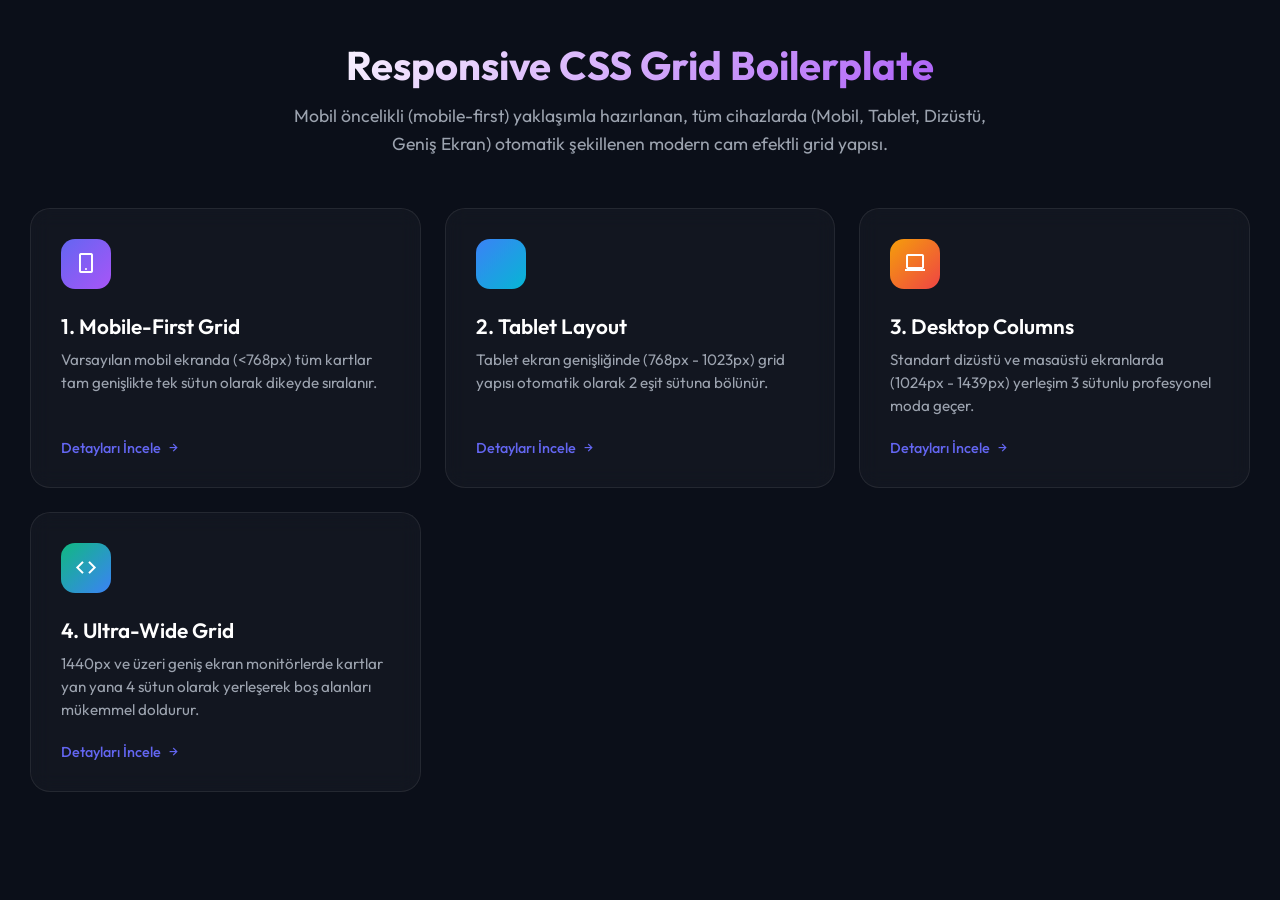
<file: grid-demo.html>
<!DOCTYPE html>
<html lang="tr">
<head>
    <meta charset="UTF-8">
    <meta name="viewport" content="width=device-width, initial-scale=1.0">
    <title>MücahitSaaS - Modern CSS Grid Demo</title>
    <!-- Google Fonts & Boxicons -->
    <link href="https://fonts.googleapis.com/css2?family=Outfit:wght@300;400;500;600;700&display=swap" rel="stylesheet">
    <link href="https://cdn.jsdelivr.net/npm/boxicons@2.1.4/css/boxicons.min.css" rel="stylesheet">
    
    <style>
        :root {
            --bg-color: #0b0f19;
            --text-color: #f3f4f6;
            --text-secondary: #9ca3af;
            --border-color: rgba(255, 255, 255, 0.08);
            --primary: #6366f1;
            --primary-glow: rgba(99, 102, 241, 0.3);
            --gradient-1: linear-gradient(135deg, #6366f1, #a855f7);
            --gradient-2: linear-gradient(135deg, #3b82f6, #06b6d4);
            --gradient-3: linear-gradient(135deg, #f59e0b, #ef4444);
            --gradient-4: linear-gradient(135deg, #10b981, #3b82f6);
        }

        * {
            box-sizing: border-box;
            margin: 0;
            padding: 0;
        }

        body {
            font-family: 'Outfit', sans-serif;
            background-color: var(--bg-color);
            color: var(--text-color);
            min-height: 100vh;
            padding: 40px 20px;
            display: flex;
            flex-direction: column;
            align-items: center;
        }

        header {
            text-align: center;
            margin-bottom: 50px;
            max-width: 700px;
        }

        header h1 {
            font-size: 2.5rem;
            font-weight: 700;
            background: linear-gradient(135deg, #fff, #a855f7);
            -webkit-background-clip: text;
            -webkit-text-fill-color: transparent;
            margin-bottom: 12px;
        }

        header p {
            color: var(--text-secondary);
            font-size: 1.1rem;
            line-height: 1.6;
        }

        /* Mobil Öncelikli Yapı: Varsayılan olarak (sıfırdan 767px'e kadar) 1 Sütun */
        .grid-container {
            display: grid;
            grid-template-columns: 1fr;
            gap: 24px;
            width: 100%;
            max-width: 1600px;
            padding: 0 10px;
        }

        /* Tablet Kırılma Noktası (Breakpoints): 768px ve üzeri için 2 Sütun */
        @media (min-width: 768px) {
            .grid-container {
                grid-template-columns: repeat(2, 1fr);
            }
        }

        /* Dizüstü/Masaüstü Kırılma Noktası: 1024px ve üzeri için 3 Sütun */
        @media (min-width: 1024px) {
            .grid-container {
                grid-template-columns: repeat(3, 1fr);
            }
        }

        /* Geniş Ekran Kırılma Noktası: 1440px ve üzeri için 4 Sütun */
        @media (min-width: 1440px) {
            .grid-container {
                grid-template-columns: repeat(4, 1fr);
            }
        }

        .card {
            background: rgba(255, 255, 255, 0.03);
            border: 1px solid var(--border-color);
            border-radius: 20px;
            padding: 30px;
            position: relative;
            overflow: hidden;
            transition: all 0.4s cubic-bezier(0.165, 0.84, 0.44, 1);
            backdrop-filter: blur(10px);
            display: flex;
            flex-direction: column;
            justify-content: space-between;
            min-height: 280px;
        }

        /* Kart Parlama Efektleri (Hover) */
        .card::before {
            content: '';
            position: absolute;
            top: 0;
            left: 0;
            width: 100%;
            height: 100%;
            background: linear-gradient(135deg, rgba(255,255,255,0.05), transparent);
            opacity: 0;
            transition: opacity 0.4s ease;
        }

        .card:hover {
            transform: translateY(-8px);
            border-color: var(--primary);
            box-shadow: 0 12px 30px var(--primary-glow);
        }

        .card:hover::before {
            opacity: 1;
        }

        /* Kart İkon Tasarımı */
        .card-icon {
            width: 50px;
            height: 50px;
            border-radius: 14px;
            display: flex;
            align-items: center;
            justify-content: center;
            font-size: 24px;
            color: #fff;
            margin-bottom: 24px;
        }

        /* Renk Alternatifleri */
        .card.color-1 .card-icon { background: var(--gradient-1); }
        .card.color-2 .card-icon { background: var(--gradient-2); }
        .card.color-3 .card-icon { background: var(--gradient-3); }
        .card.color-4 .card-icon { background: var(--gradient-4); }

        .card-body h3 {
            font-size: 1.3rem;
            font-weight: 600;
            color: #fff;
            margin-bottom: 10px;
        }

        .card-body p {
            color: var(--text-secondary);
            font-size: 0.95rem;
            line-height: 1.5;
            margin-bottom: 20px;
        }

        .card-footer {
            display: flex;
            align-items: center;
            color: var(--primary);
            font-weight: 500;
            font-size: 0.9rem;
            cursor: pointer;
            gap: 5px;
            transition: gap 0.2s ease;
        }

        .card:hover .card-footer {
            gap: 10px;
            color: #fff;
        }
    </style>
</head>
<body>

    <header>
        <h1>Responsive CSS Grid Boilerplate</h1>
        <p>Mobil öncelikli (mobile-first) yaklaşımla hazırlanan, tüm cihazlarda (Mobil, Tablet, Dizüstü, Geniş Ekran) otomatik şekillenen modern cam efektli grid yapısı.</p>
    </header>

    <!-- Grid Container -->
    <div class="grid-container">
        
        <!-- Card 1 -->
        <div class="card color-1">
            <div>
                <div class="card-icon">
                    <i class='bx bx-mobile-alt'></i>
                </div>
                <div class="card-body">
                    <h3>1. Mobile-First Grid</h3>
                    <p>Varsayılan mobil ekranda (&lt;768px) tüm kartlar tam genişlikte tek sütun olarak dikeyde sıralanır.</p>
                </div>
            </div>
            <div class="card-footer">
                Detayları İncele <i class='bx bx-right-arrow-alt'></i>
            </div>
        </div>

        <!-- Card 2 -->
        <div class="card color-2">
            <div>
                <div class="card-icon">
                    <i class='bx bx-tablet'></i>
                </div>
                <div class="card-body">
                    <h3>2. Tablet Layout</h3>
                    <p>Tablet ekran genişliğinde (768px - 1023px) grid yapısı otomatik olarak 2 eşit sütuna bölünür.</p>
                </div>
            </div>
            <div class="card-footer">
                Detayları İncele <i class='bx bx-right-arrow-alt'></i>
            </div>
        </div>

        <!-- Card 3 -->
        <div class="card color-3">
            <div>
                <div class="card-icon">
                    <i class='bx bx-laptop'></i>
                </div>
                <div class="card-body">
                    <h3>3. Desktop Columns</h3>
                    <p>Standart dizüstü ve masaüstü ekranlarda (1024px - 1439px) yerleşim 3 sütunlu profesyonel moda geçer.</p>
                </div>
            </div>
            <div class="card-footer">
                Detayları İncele <i class='bx bx-right-arrow-alt'></i>
            </div>
        </div>

        <!-- Card 4 -->
        <div class="card color-4">
            <div>
                <div class="card-icon">
                    <i class='bx bx-expand-horizontal'></i>
                </div>
                <div class="card-body">
                    <h3>4. Ultra-Wide Grid</h3>
                    <p>1440px ve üzeri geniş ekran monitörlerde kartlar yan yana 4 sütun olarak yerleşerek boş alanları mükemmel doldurur.</p>
                </div>
            </div>
            <div class="card-footer">
                Detayları İncele <i class='bx bx-right-arrow-alt'></i>
            </div>
        </div>

    </div>

</body>
</html>
</file>
